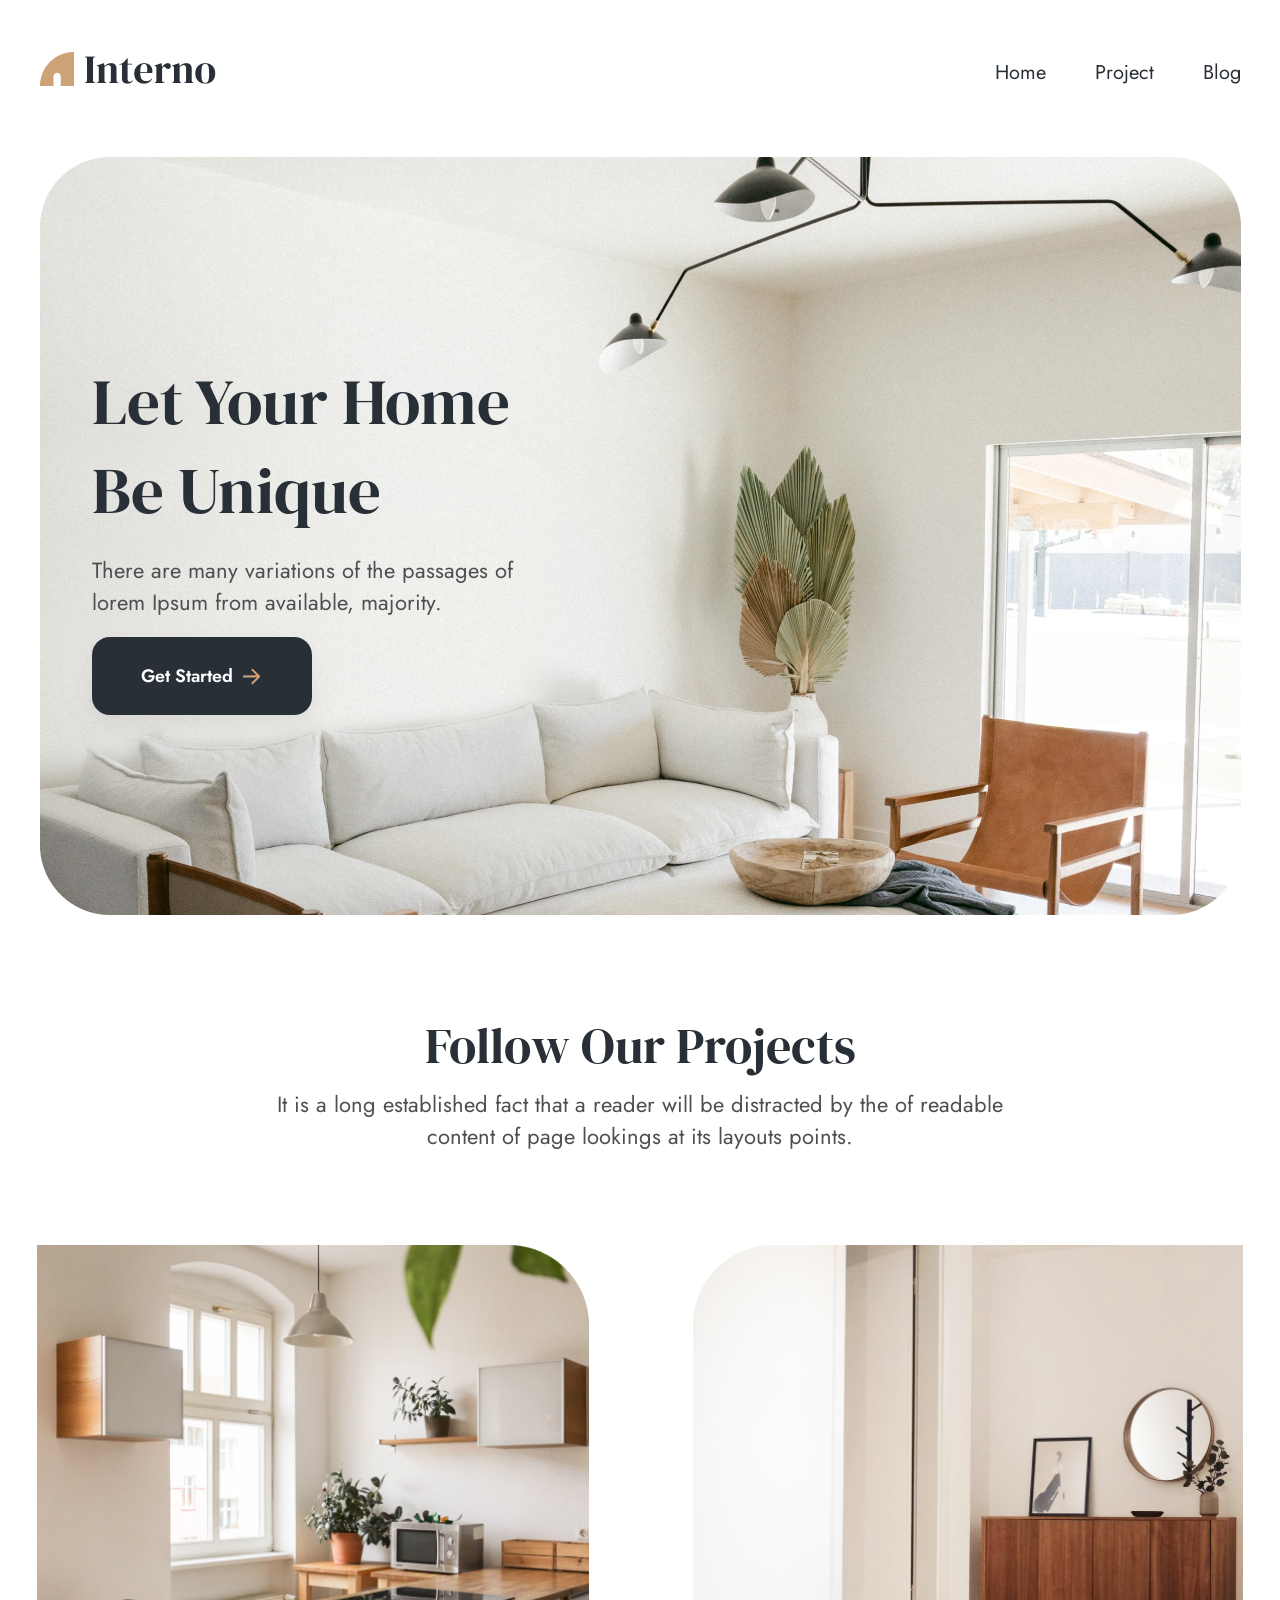
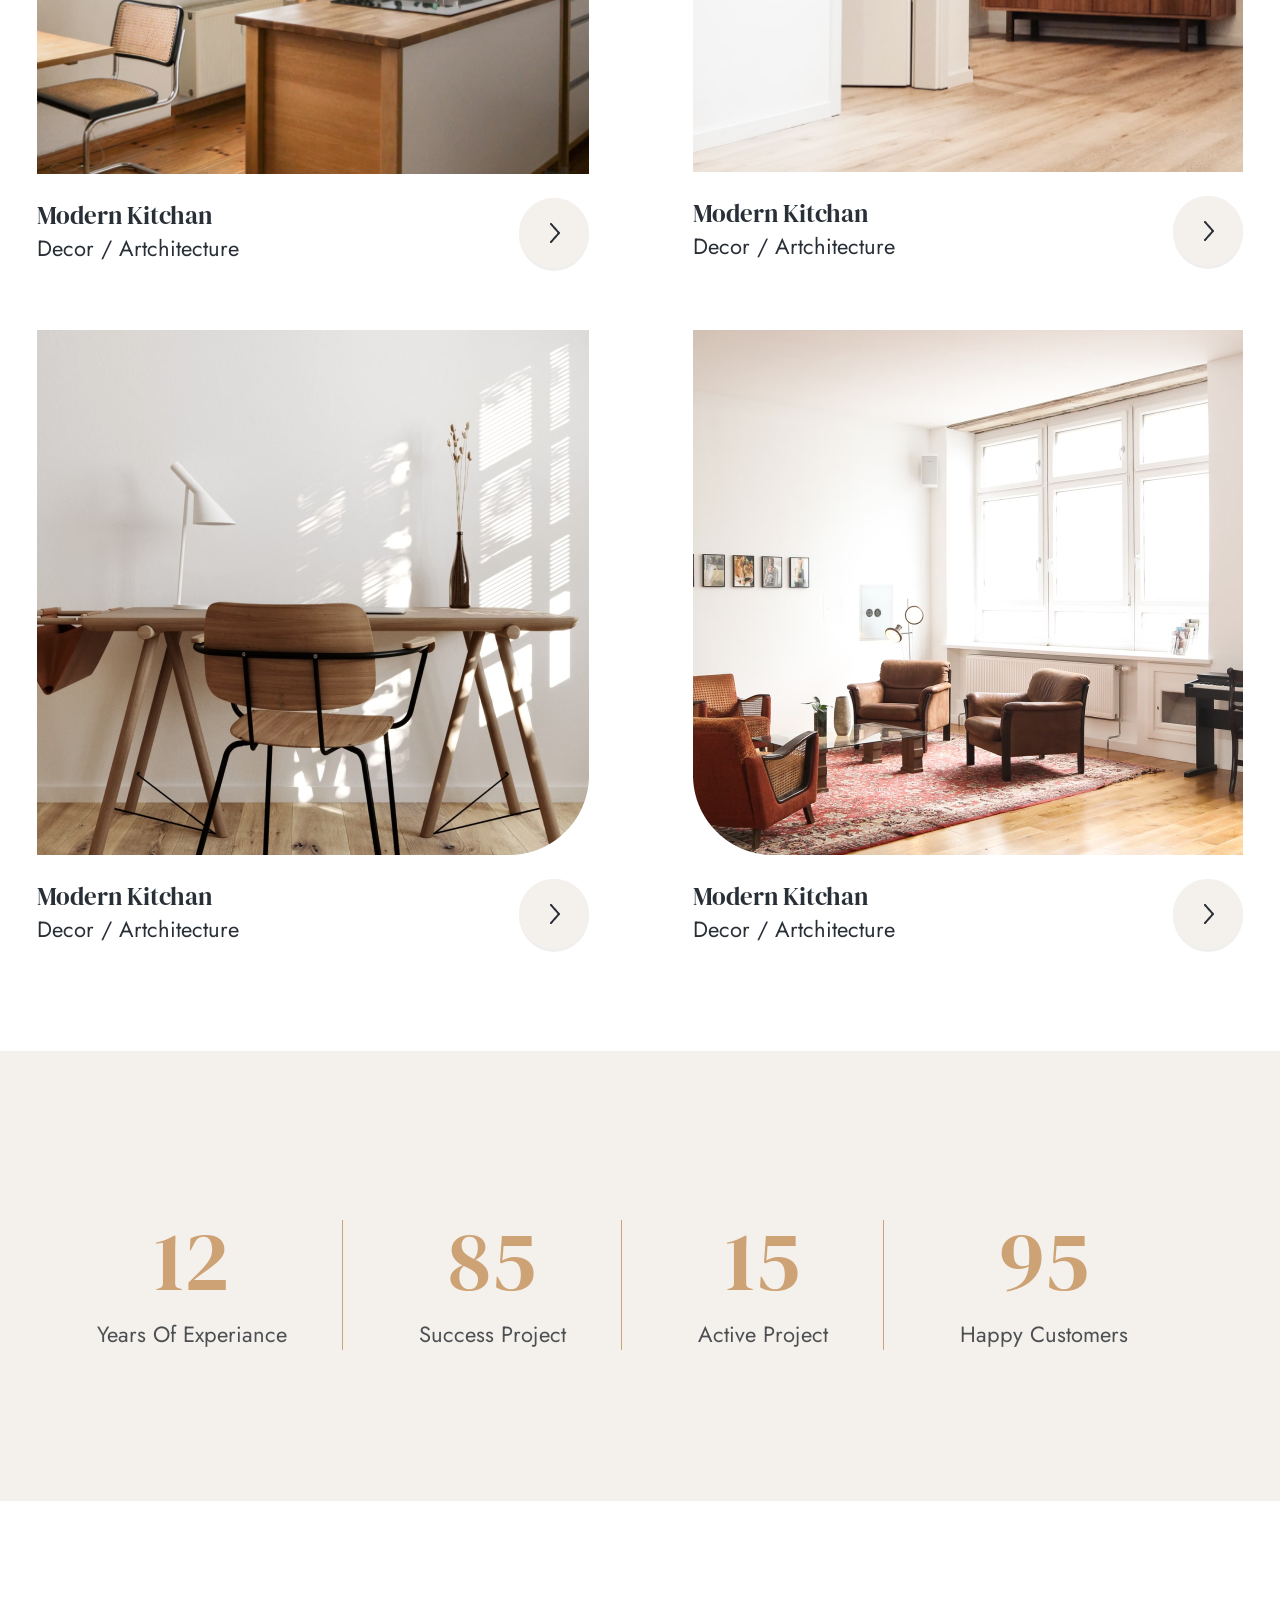
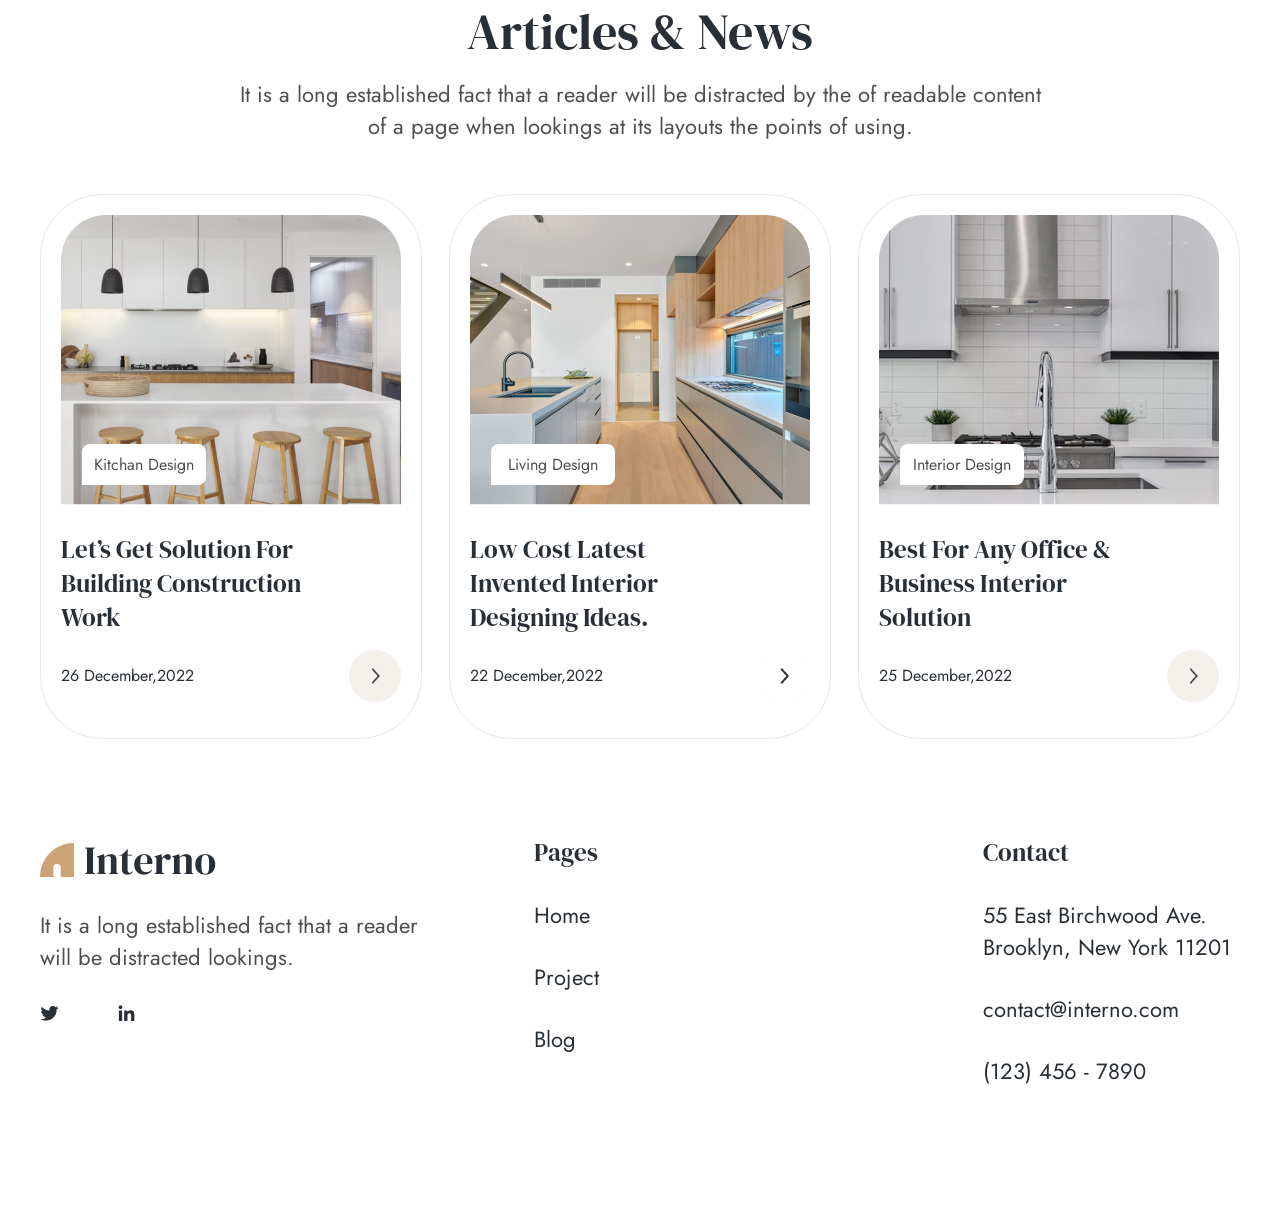
<file: index.html>
<!DOCTYPE html>
<html lang="en">

<head>
    <meta charset="UTF-8" />
    <meta name="viewport" content="width=device-width, initial-scale=1.0" />
    <title>Interno</title>
    <link rel="stylesheet" href="styles/style.css" />
</head>

<body>
    <div class="main">
        <header class="header">
            <div class="container">
                <div class="header-left">
                    <img src="img/Logo.png" alt="" class="header-logo" />
                </div>
                <div class="header-right">
                    <a href="index.html" class="header-link">Home</a>
                    <a href="" class="header-link">Project</a>
                    <a href="blog.html" class="header-link">Blog</a>
                </div>
            </div>
        </header>
        <div class="promotion">
            <div class="container">
                <div class="promotion-content">
                    <div class="promotion-title">Let Your Home Be Unique</div>
                    <div class="promotion-text">
                        There are many variations of the passages of lorem Ipsum from available, majority.
                    </div>
                    <button class="promotion-button">
              Get Started
              <svg
                xmlns="http://www.w3.org/2000/svg"
                width="18"
                height="17"
                viewBox="0 0 18 17"
                fill="none"
              >
                <path
                  d="M1 8.43529L14.7232 8.29844M9.61818 1.91125L16.1412 8.43424L9.48677 15.0886"
                  stroke="#CDA274"
                  stroke-width="2"
                  stroke-linecap="square"
                  stroke-linejoin="round"
                />
              </svg>
            </button>
                </div>
            </div>
        </div>
        <div class="follow-us">
            <div class="container">
                <div class="follow-title">Follow Our Projects</div>
                <div class="follow-text">
                    It is a long established fact that a reader will be distracted by the of readable content of page lookings at its layouts points.
                </div>
                <div class="follow-items">
                    <div class="follow-item">
                        <img src="img/follow-1.png" alt="" class="follow-image" />
                        <div class="follow-item-info">
                            <div class="follow-item-left">
                                <div class="follow-item-title">Modern Kitchan</div>
                                <div class="follow-item-text">Decor / Artchitecture</div>
                            </div>
                            <div class="follow-item-right">
                                <button class="follow-item-button">
                    <img src="img/follow-button.png" alt="" />
                  </button>
                            </div>
                        </div>
                    </div>
                    <div class="follow-item">
                        <img src="img/follow-2.png" alt="" class="follow-image" />
                        <div class="follow-item-info">
                            <div class="follow-item-left">
                                <div class="follow-item-title">Modern Kitchan</div>
                                <div class="follow-item-text">Decor / Artchitecture</div>
                            </div>
                            <div class="follow-item-right">
                                <button class="follow-item-button">
                    <img src="img/follow-button.png" alt="" />
                  </button>
                            </div>
                        </div>
                    </div>
                    <div class="follow-item">
                        <img src="img/follow-3.png" alt="" class="follow-image" />
                        <div class="follow-item-info">
                            <div class="follow-item-left">
                                <div class="follow-item-title">Modern Kitchan</div>
                                <div class="follow-item-text">Decor / Artchitecture</div>
                            </div>
                            <div class="follow-item-right">
                                <button class="follow-item-button">
                    <img src="img/follow-button.png" alt="" />
                  </button>
                            </div>
                        </div>
                    </div>
                    <div class="follow-item">
                        <img src="img/follow-4.png" alt="" class="follow-image" />
                        <div class="follow-item-info">
                            <div class="follow-item-left">
                                <div class="follow-item-title">Modern Kitchan</div>
                                <div class="follow-item-text">Decor / Artchitecture</div>
                            </div>
                            <div class="follow-item-right">
                                <button class="follow-item-button">
                    <img src="img/follow-button.png" alt="" />
                  </button>
                            </div>
                        </div>
                    </div>
                </div>
            </div>
        </div>
        <div class="projects-info">
            <div class="container">
                <div class="project-info project-info-box">
                    <p class="project-info-title">12</p>
                    <p class="project-info-text">Years Of Experiance</p>
                </div>
                <div class="project-info project-info-box">
                    <p class="project-info-title">85</p>
                    <p class="project-info-text">Success Project</p>
                </div>
                <div class="project-info project-info-box">
                    <p class="project-info-title">15</p>
                    <p class="project-info-text">Active Project</p>
                </div>
                <div class="project-info">
                    <p class="project-info-title">95</p>
                    <p class="project-info-text">Happy Customers</p>
                </div>
            </div>
        </div>
        <div class="articles">
            <div class="container">
                <div class="articles-title">Articles & News</div>
                <div class="articles-text">
                    It is a long established fact that a reader will be distracted by the of readable content of a page when lookings at its layouts the points of using.
                </div>
                <div class="articles-items">
                    <div class="article-item">
                        <img src="img/article-1.png" alt="" class="article-item-image" />
                        <div class="article-image-box">Kitchan Design</div>
                        <div class="article-item-box">
                            <div class="article-item-info">
                                <div class="article-item-title">
                                    Let’s Get Solution For Building Construction Work
                                </div>
                                <div class="article-item-date">26 December,2022</div>
                            </div>
                            <button class="article-item-button">
                  <img
                    src="img/follow-button.png"
                    alt=""
                    class="article-item-button-image"
                  />
                </button>
                        </div>
                    </div>
                    <div class="article-item">
                        <img src="img/article-2.png" alt="" class="article-item-image" />
                        <div class="article-image-box">Living Design</div>
                        <div class="article-item-box">
                            <div class="article-item-info">
                                <div class="article-item-title">
                                    Low Cost Latest Invented Interior Designing Ideas.
                                </div>
                                <div class="article-item-date">22 December,2022</div>
                            </div>
                            <button class="article-item-button">
                  <img
                    src="img/article-button.png"
                    alt=""
                    class="article-item-button-image"
                  />
                </button>
                        </div>
                    </div>
                    <div class="article-item">
                        <img src="img/article-3.png" alt="" class="article-item-image" />
                        <div class="article-image-box">Interior Design</div>
                        <div class="article-item-box">
                            <div class="article-item-info">
                                <div class="article-item-title">
                                    Best For Any Office & Business Interior Solution
                                </div>
                                <div class="article-item-date">25 December,2022</div>
                            </div>
                            <button class="article-item-button">
                  <img
                    src="img/follow-button.png"
                    alt=""
                    class="article-item-button-image"
                  />
                </button>
                        </div>
                    </div>
                </div>
            </div>
        </div>
        <footer class="footer">
            <div class="container">
                <div class="footer-left">
                    <img src="img/Logo.png" alt="" class="header-logo" />
                    <div class="footer-left-text">
                        It is a long established fact that a reader will be distracted lookings.
                    </div>
                    <div class="footer-socials">
                        <svg width="19" height="16" viewBox="0 0 19 16" fill="none" xmlns="http://www.w3.org/2000/svg">
                <path
                  d="M16.6367 4.59375C16.6367 4.76953 16.6367 4.91016 16.6367 5.08594C16.6367 9.97266 12.9453 15.5625 6.16016 15.5625C4.05078 15.5625 2.11719 14.9648 0.5 13.9102C0.78125 13.9453 1.0625 13.9805 1.37891 13.9805C3.10156 13.9805 4.68359 13.3828 5.94922 12.3984C4.33203 12.3633 2.96094 11.3086 2.50391 9.83203C2.75 9.86719 2.96094 9.90234 3.20703 9.90234C3.52344 9.90234 3.875 9.83203 4.15625 9.76172C2.46875 9.41016 1.20312 7.93359 1.20312 6.14062V6.10547C1.69531 6.38672 2.29297 6.52734 2.89062 6.5625C1.87109 5.89453 1.23828 4.76953 1.23828 3.50391C1.23828 2.80078 1.41406 2.16797 1.73047 1.64062C3.55859 3.85547 6.30078 5.33203 9.35938 5.50781C9.28906 5.22656 9.25391 4.94531 9.25391 4.66406C9.25391 2.625 10.9062 0.972656 12.9453 0.972656C14 0.972656 14.9492 1.39453 15.6523 2.13281C16.4609 1.95703 17.2695 1.64062 17.9727 1.21875C17.6914 2.09766 17.1289 2.80078 16.3555 3.25781C17.0938 3.1875 17.832 2.97656 18.4648 2.69531C17.9727 3.43359 17.3398 4.06641 16.6367 4.59375Z"
                  fill="#292F36"
                />
              </svg>
                        <svg width="17" height="16" viewBox="0 0 17 16" fill="none" xmlns="http://www.w3.org/2000/svg">
                <path
                  d="M4.14062 16H0.871094V5.48828H4.14062V16ZM2.48828 4.08203C1.46875 4.08203 0.625 3.20312 0.625 2.14844C0.625 1.12891 1.46875 0.285156 2.48828 0.285156C3.54297 0.285156 4.38672 1.12891 4.38672 2.14844C4.38672 3.20312 3.54297 4.08203 2.48828 4.08203ZM16.3398 16H13.1055V10.9023C13.1055 9.67188 13.0703 8.125 11.3828 8.125C9.69531 8.125 9.44922 9.42578 9.44922 10.7969V16H6.17969V5.48828H9.30859V6.92969H9.34375C9.80078 6.12109 10.8555 5.24219 12.4375 5.24219C15.7422 5.24219 16.375 7.42188 16.375 10.2344V16H16.3398Z"
                  fill="#292F36"
                />
              </svg>
                    </div>
                </div>
                <div class="footer-middle">
                    <div class="footer-middle-title">Pages</div>
                    <div class="footer-middle-item">Home</div>
                    <div class="footer-middle-item">Project</div>
                    <div class="footer-middle-item">Blog</div>
                </div>
                <div class="footer-right">
                    <div class="footer-right-title">Contact</div>
                    <div class="footer-right-item">
                        55 East Birchwood Ave. Brooklyn, New York 11201
                    </div>
                    <div class="footer-right-item">contact@interno.com</div>
                    <div class="footer-right-item">(123) 456 - 7890</div>
                </div>
            </div>
        </footer>
    </div>
</body>

</html>
</file>
<file: styles/style.css>
@font-face {
    font-family: "Jost_r";
    src: url("../fonts/Jost-Regular.ttf");
}

@font-face {
    font-family: "Jost_sb";
    src: url("../fonts/Jost-SemiBold.ttf");
}

@font-face {
    font-family: "DM";
    src: url("../fonts/DMSerifDisplay-Regular.ttf");
}

@font-face {
    font-family: "DMItl";
    src: url("../fonts/DMSerifDisplay-Italic.ttf");
}

* {
    margin: 0;
    padding: 0;
    border: none;
}

a {
    text-decoration: none;
}

.hide {
    display: none;
}

.main {
    font-family: "Jost_r", sans-serif;
    color: #292f36;
}

.container {
    max-width: 1201px;
    margin: 0 auto;
}

.header .container {
    display: flex;
    margin-top: 44px;
    margin-bottom: 57px;
}

.header-left {
    margin-right: auto;
}

.header-logo {
    width: 177px;
    cursor: pointer;
}

.header-right {
    display: flex;
    align-items: center;
    gap: 49px;
}

.header-link {
    font-size: 20px;
    color: #292f36;
}

.header-link:hover {
    color: #cda274;
}

.promotion .container {
    background-image: url(../img/promotion.png);
    height: 758px;
    display: flex;
    align-items: center;
}

.promotion-content {
    margin-left: 52px;
    display: flex;
    flex-direction: column;
    max-width: 433px;
    gap: 19px;
}

.promotion-title {
    font-family: "DM", sans-serif;
    font-size: 65px;
}

.promotion-text {
    color: #4d5053;
    font-size: 22px;
}

.promotion-button {
    background-color: #292f36;
    color: #fff;
    font-family: "Jost_sb", sans-serif;
    font-size: 18px;
    display: flex;
    padding: 26px 49px 26px 48px;
    width: 220px;
    justify-content: center;
    align-items: center;
    gap: 10px;
    border-radius: 18px;
    box-shadow: 0px 10px 20px 0px rgba(192, 192, 192, 0.35);
    cursor: pointer;
}

.follow-us {
    display: flex;
    justify-content: center;
}

.follow-us .container {
    display: flex;
    flex-direction: column;
    align-items: center;
    margin: 96px 0;
}

.follow-title {
    font-family: "DM", sans-serif;
    font-size: 50px;
}

.follow-text {
    margin-top: 8px;
    margin-bottom: 93px;
    font-size: 22px;
    color: #4d5053;
    max-width: 737px;
    text-align: center;
}

.follow-items {
    display: grid;
    -moz-column-gap: 104px;
    column-gap: 104px;
    row-gap: 56px;
    grid-template-columns: auto auto;
}

.follow-item {
    display: flex;
    flex-direction: column;
    max-width: 619px;
}

.follow-image {
    margin-bottom: 24px;
}

.follow-item-info {
    display: flex;
    flex-direction: row;
}

.follow-item-left {
    margin-right: auto;
}

.follow-item-title {
    font-family: "DM", sans-serif;
    font-size: 25px;
}

.follow-item-text {
    font-size: 22px;
}

.follow-item-button {
    border-radius: 100%;
    cursor: pointer;
}

.projects-info {
    background: #f4f0ec;
    padding: 151px 0;
}

.projects-info .container {
    display: flex;
    flex-direction: row;
    align-items: center;
    justify-content: center;
    gap: 76px;
}

.project-info {
    display: flex;
    flex-direction: column;
    align-items: center;
    justify-content: center;
    position: relative;
    padding-right: 56px;
}

.project-info-box::after {
    content: "";
    display: block;
    width: 1px;
    background: #cda274;
    height: 130px;
    right: 0;
    position: absolute;
    bottom: 0;
}

.project-info-title {
    font-family: "DM", sans-serif;
    color: #cda274;
    font-size: 85px;
}

.project-info-text {
    font-size: 22px;
    color: #4d5053;
}

.articles .container {
    padding-top: 96px;
    display: flex;
    flex-direction: column;
    align-items: center;
    justify-content: center;
    text-align: center;
    padding-bottom: 96px;
}

.articles-title {
    font-family: "DM", sans-serif;
    font-size: 50px;
}

.articles-text {
    color: #4d5053;
    font-size: 22px;
    margin-top: 12px;
    margin-bottom: 52px;
    max-width: 811px;
}

.articles-items {
    display: flex;
    flex-direction: row;
    gap: 27px;
    flex-wrap: wrap;
}

.article-item {
    border-radius: 62px;
    max-width: 382px;
    border: 1px solid #e7e7e7;
    box-shadow: 0px 10px 30px 0px rgba(255, 255, 255, 0.25);
    padding: 20px;
    position: relative;
}

.article-item:hover {
    background-color: #f4f0ec;
}

.article-item:hover .article-item-button-image {
    content: url(../img/article-button.png);
}

.article-middle {
    background: #f4f0ec;
}

.article-item-image {
    margin-bottom: 21px;
    max-width: 340px;
}

.article-image-box {
    position: absolute;
    background: #fff;
    left: 41px;
    top: 249px;
    width: 124px;
    height: 41px;
    border-radius: 8px 8px 8px 0px;
    background: #fff;
    font-size: 16px;
    color: #4d5053;
    text-align: center;
    line-height: 41px;
}

.article-item-box {
    display: flex;
    flex-direction: row;
    max-width: 340px;
    height: 170px;
    padding-bottom: 16px;
}

.article-item-box a {
    align-self: flex-end;
}

.article-item-info {
    margin-right: auto;
    text-align: start;
    display: flex;
    flex-direction: column;
    gap: 30px;
}

.article-item-title {
    font-family: "DM", sans-serif;
    font-size: 25px;
    max-width: 273px;
}

.article-item-text {
    font-size: 16px;
}

.article-item-button {
    align-self: flex-end;
    border-radius: 100%;
    width: 52px;
    height: 52px;
    cursor: pointer;
}

.article-item-button img {
    width: 52px;
    height: 52px;
}

.footer {
    padding-bottom: 120px;
}

.footer .container {
    display: flex;
    flex-direction: row;
}

.footer-left svg {
    margin-right: 54px;
}

.footer-left-text {
    font-size: 22px;
    color: #4d5053;
    max-width: 393px;
    margin-bottom: 31px;
    margin-top: 18px;
}

.footer-middle {
    font-size: 22px;
    display: flex;
    flex-direction: column;
    gap: 30px;
    padding-right: 53px;
    margin-left: 101px;
}

.footer-middle-title {
    font-family: "DM", sans-serif;
    font-size: 25px;
}

.footer-right {
    font-size: 22px;
    display: flex;
    flex-direction: column;
    gap: 30px;
    max-width: 258px;
    margin-left: auto;
}

.footer-right-title {
    font-family: "DM", sans-serif;
    font-size: 25px;
}

.articles-big {
    background-image: url(../img/article-banner.png);
    height: 356px;
    width: 100%;
    display: flex;
    align-items: end;
    justify-content: center;
}

.blog-info {
    border-radius: 37px 37px 0px 0px;
    background: #fff;
    max-width: 503px;
    max-height: 178px;
    padding: 41px 78px;
}

.blog-box {
    display: flex;
    max-width: 347px;
    max-height: 96px;
    flex-direction: column;
    align-items: center;
}

.blog-title {
    font-family: "DM", sans-serif;
    font-size: 50px;
}

.blog-text {
    font-size: 22px;
    color: #4d5053;
}

.latest {
    padding-top: 200px;
    padding-bottom: 150px;
}

.latest .container {
    display: flex;
    flex-direction: column;
    gap: 27px;
}

.latest-title {
    font-family: "DM", sans-serif;
    font-size: 50px;
}

.latest-content {
    border-radius: 62px;
    border: 1px solid #e7e7e7;
    box-shadow: 0px 10px 30px 0px rgba(255, 255, 255, 0.25);
    display: flex;
    flex-direction: row;
    gap: 65px;
    padding: 22px;
    align-items: center;
}

.latest-img {
    width: 569px;
    height: 478px;
    border-radius: 50px;
}

.latest-post {
    display: flex;
    flex-direction: column;
    max-width: 489px;
    gap: 25px;
    font-size: 22px;
    position: relative;
}

.latest-post a {
    position: absolute;
    right: 0;
    bottom: 0;
}

.latest-post-title {
    font-family: "DM", sans-serif;
    font-size: 25px;
    width: 463px;
}

.latest-post-text {
    width: 469px;
}

.latest-post-text-next {
    margin-top: 19px;
    width: 469px;
}

.latest-post-date {
    margin-top: 16px;
    font-size: 16px;
}

.latest-post-button {
    border-radius: 100%;
    width: 52px;
    height: 52px;
    cursor: pointer;
}

.latest-post-button img {
    width: 52px;
    height: 52px;
}

.news-title {
    align-self: flex-start;
    margin-bottom: 30px;
}

.articles-pages {
    margin-top: 51px;
    margin-bottom: 104px;
    display: flex;
    flex-direction: row;
    gap: 20px;
}

.article-page {
    cursor: pointer;
    width: 52px;
    height: 52px;
    border-radius: 100%;
    border: 1px solid #cda274;
    font-family: "Jost_sb", sans-serif;
    font-size: 16px;
    justify-content: center;
    align-items: center;
    display: flex;
}

.article-page:hover {
    border: none;
    background-color: #f4f0ec;
    border: 1px solid #f4f0ec;
}

.details-big {
    background-image: url(../img/details-banner.png);
}

.blog-posts {
    padding-top: 200px;
    padding-bottom: 96px;
}

.blog-posts .container {
    display: flex;
    flex-direction: row;
}

.blog-items {
    max-width: 804px;
    margin-right: auto;
    display: flex;
    flex-direction: column;
    gap: 27px;
}

.blog-item {
    max-width: 804px;
}

.blog-item-title {
    font-family: "DM", sans-serif;
    font-size: 50px;
    margin-bottom: 21px;
}

.blog-item-image {
    margin-bottom: 46px;
}

.blog-item-info {
    display: flex;
    flex-direction: row;
    font-size: 16px;
    color: #4d5053;
    margin-bottom: 48px;
}

.blog-item-date {
    margin-right: auto;
}

.blog-item-text {
    font-size: 22px;
    color: #4d5053;
    margin-bottom: 35px;
}

.blog-item-list {
    font-size: 22px;
    color: #4d5053;
    margin-left: 16px;
    margin-bottom: 44px;
}

.blog-item-list .blog-item-list-element {
    counter-increment: customlistcounter;
    padding-left: 10px;
}

.blog-item-list .blog-item-list-element::marker {
    font-family: "DM", sans-serif;
    color: #cda274;
    content: counter(customlistcounter) " ";
}

.blog-item-quote {
    border-radius: 50px;
    background: #f4f0ec;
    display: flex;
    padding: 53px 227px;
    flex-direction: column;
    align-items: center;
    font-family: "DMItl", sans-serif;
    color: #cda274;
    text-align: center;
}

.blog-item-quotation-marks {
    font-size: 200px;
    margin-bottom: -150px;
}

.blog-item-quote-text {
    max-width: 345px;
    font-size: 25px;
}

.blog-filters-title {
    font-family: "DM", sans-serif;
    font-size: 25px;
    margin-bottom: 24px;
}

.blog-filters-items {
    display: flex;
    flex-direction: row;
    flex-wrap: wrap;
    max-width: 335px;
    font-size: 18px;
    gap: 10px;
}

.blog-filters-item {
    border-radius: 10px;
    background: #f4f0ec;
    display: flex;
    padding: 9px 30px;
    justify-content: center;
    align-items: center;
    cursor: pointer;
}

.blog-filters-item:hover {
    color: white;
    background: #292f36;
}


/*# sourceMappingURL=style.css.map */
</file>
